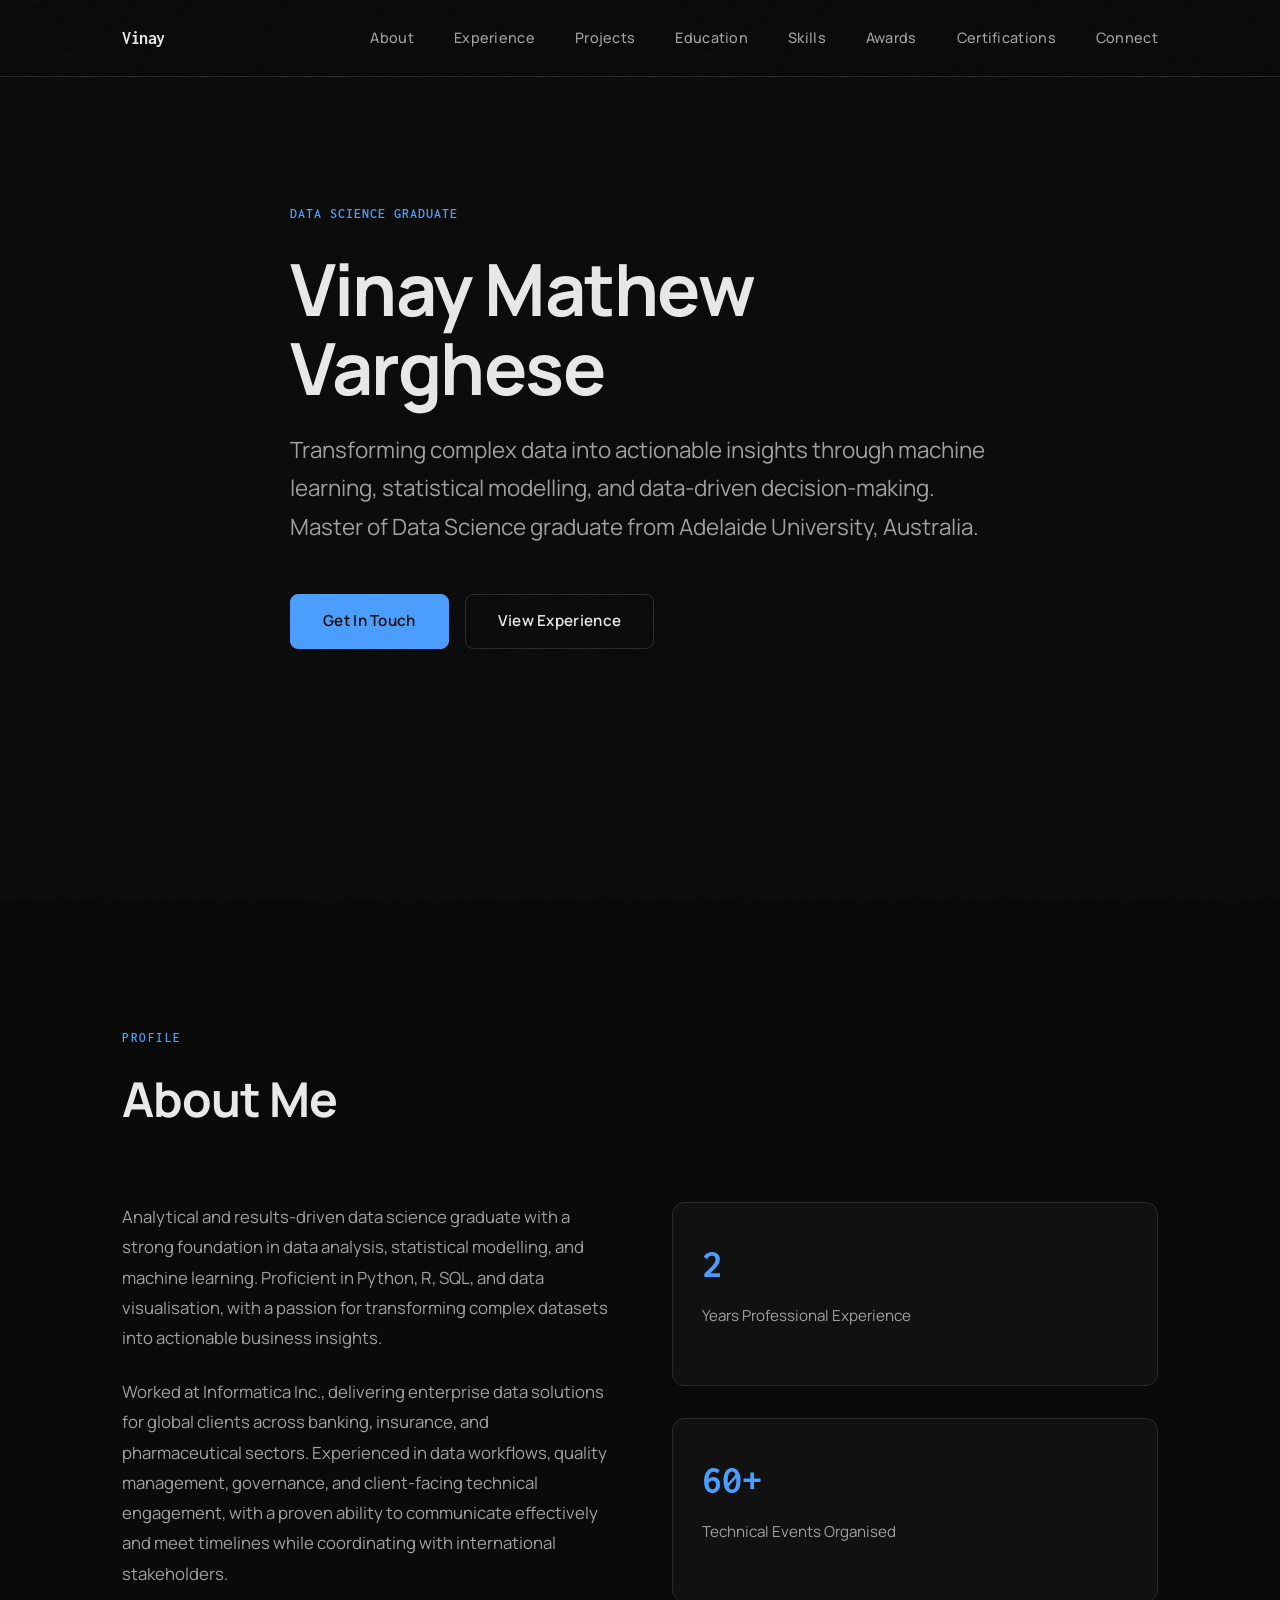
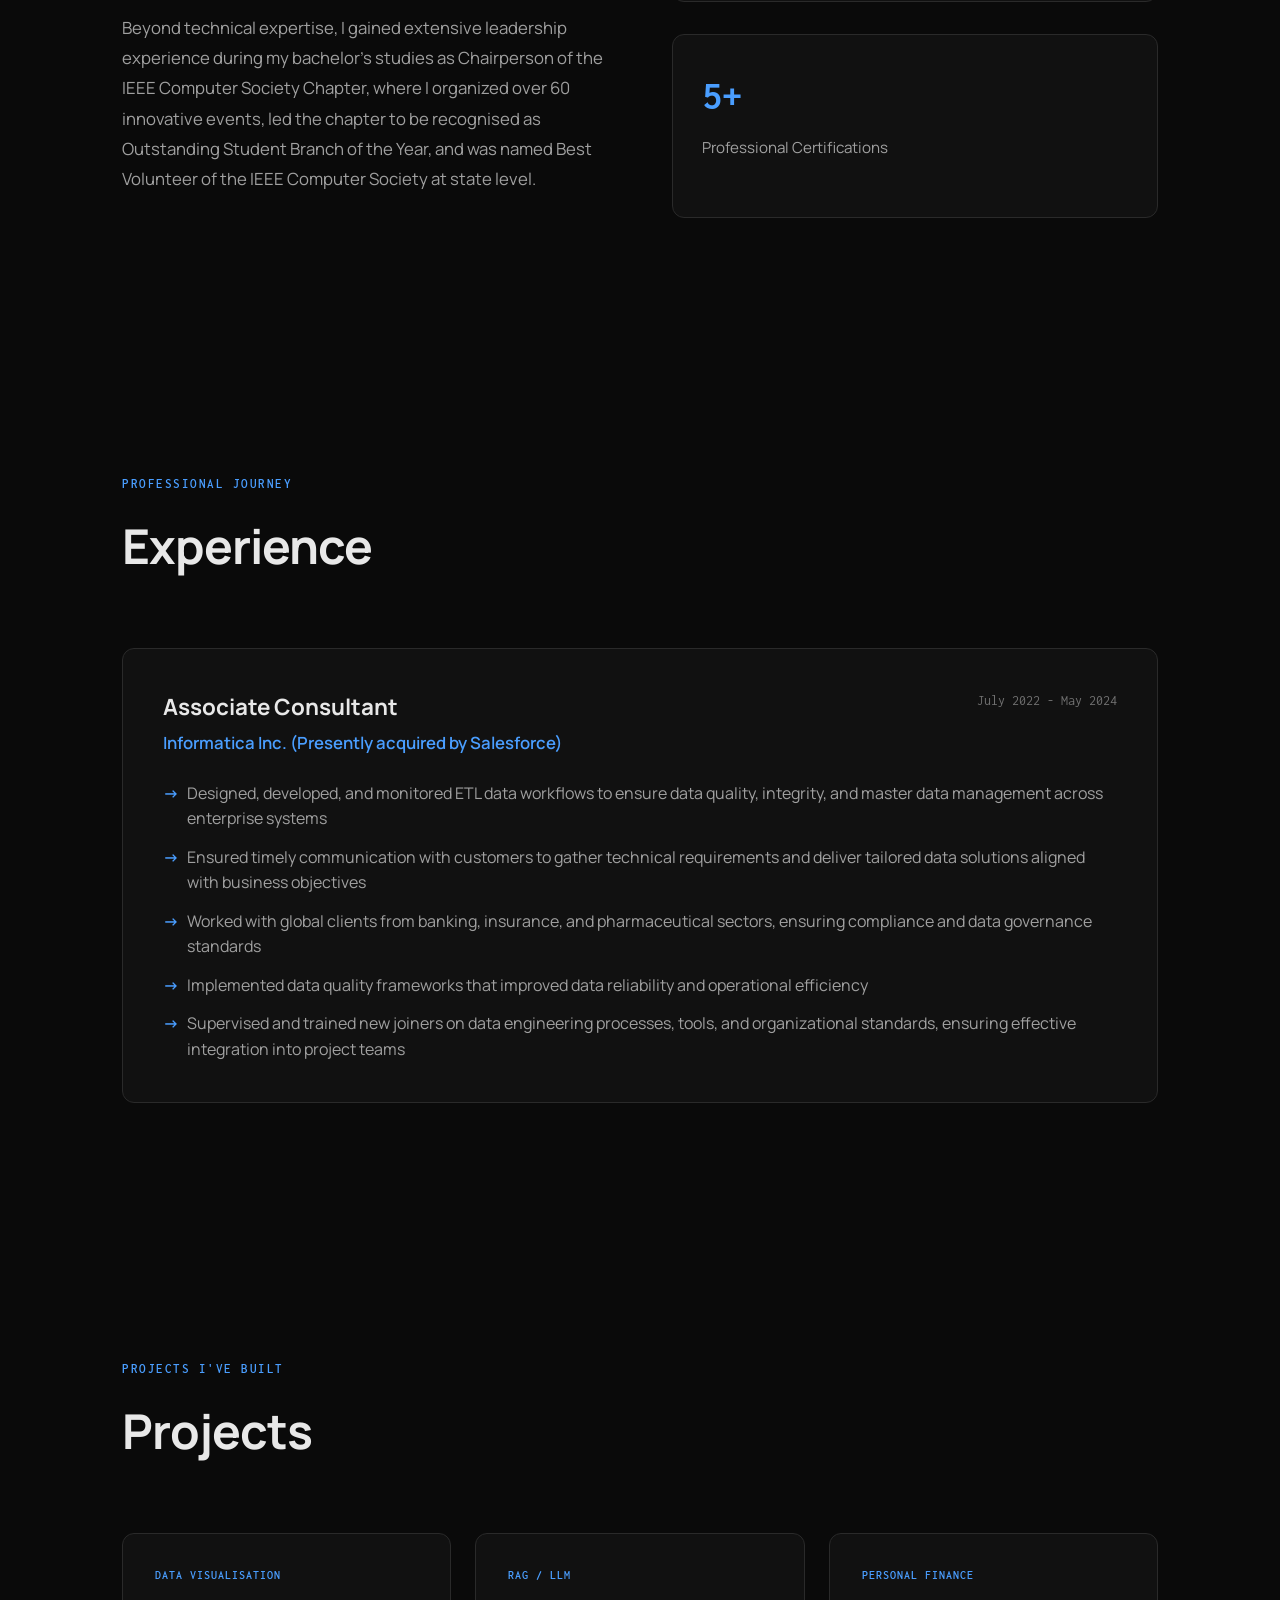
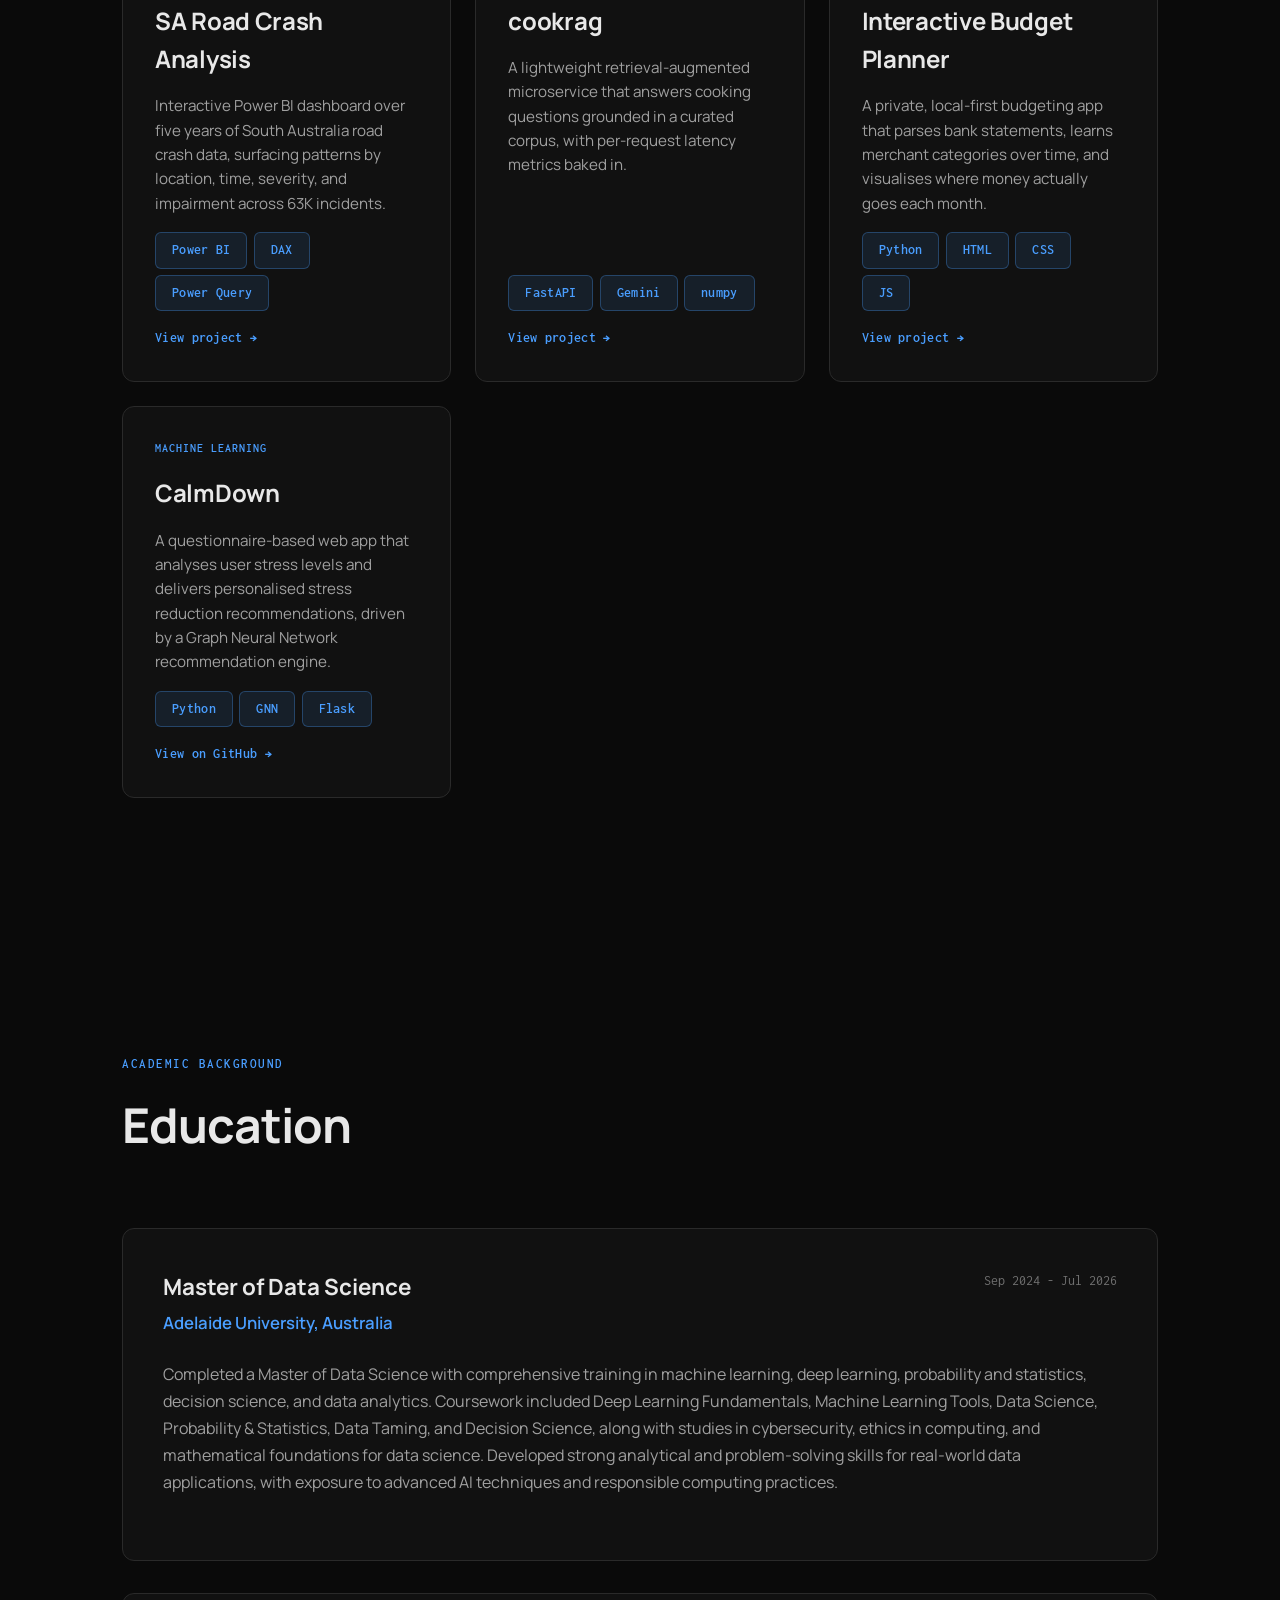
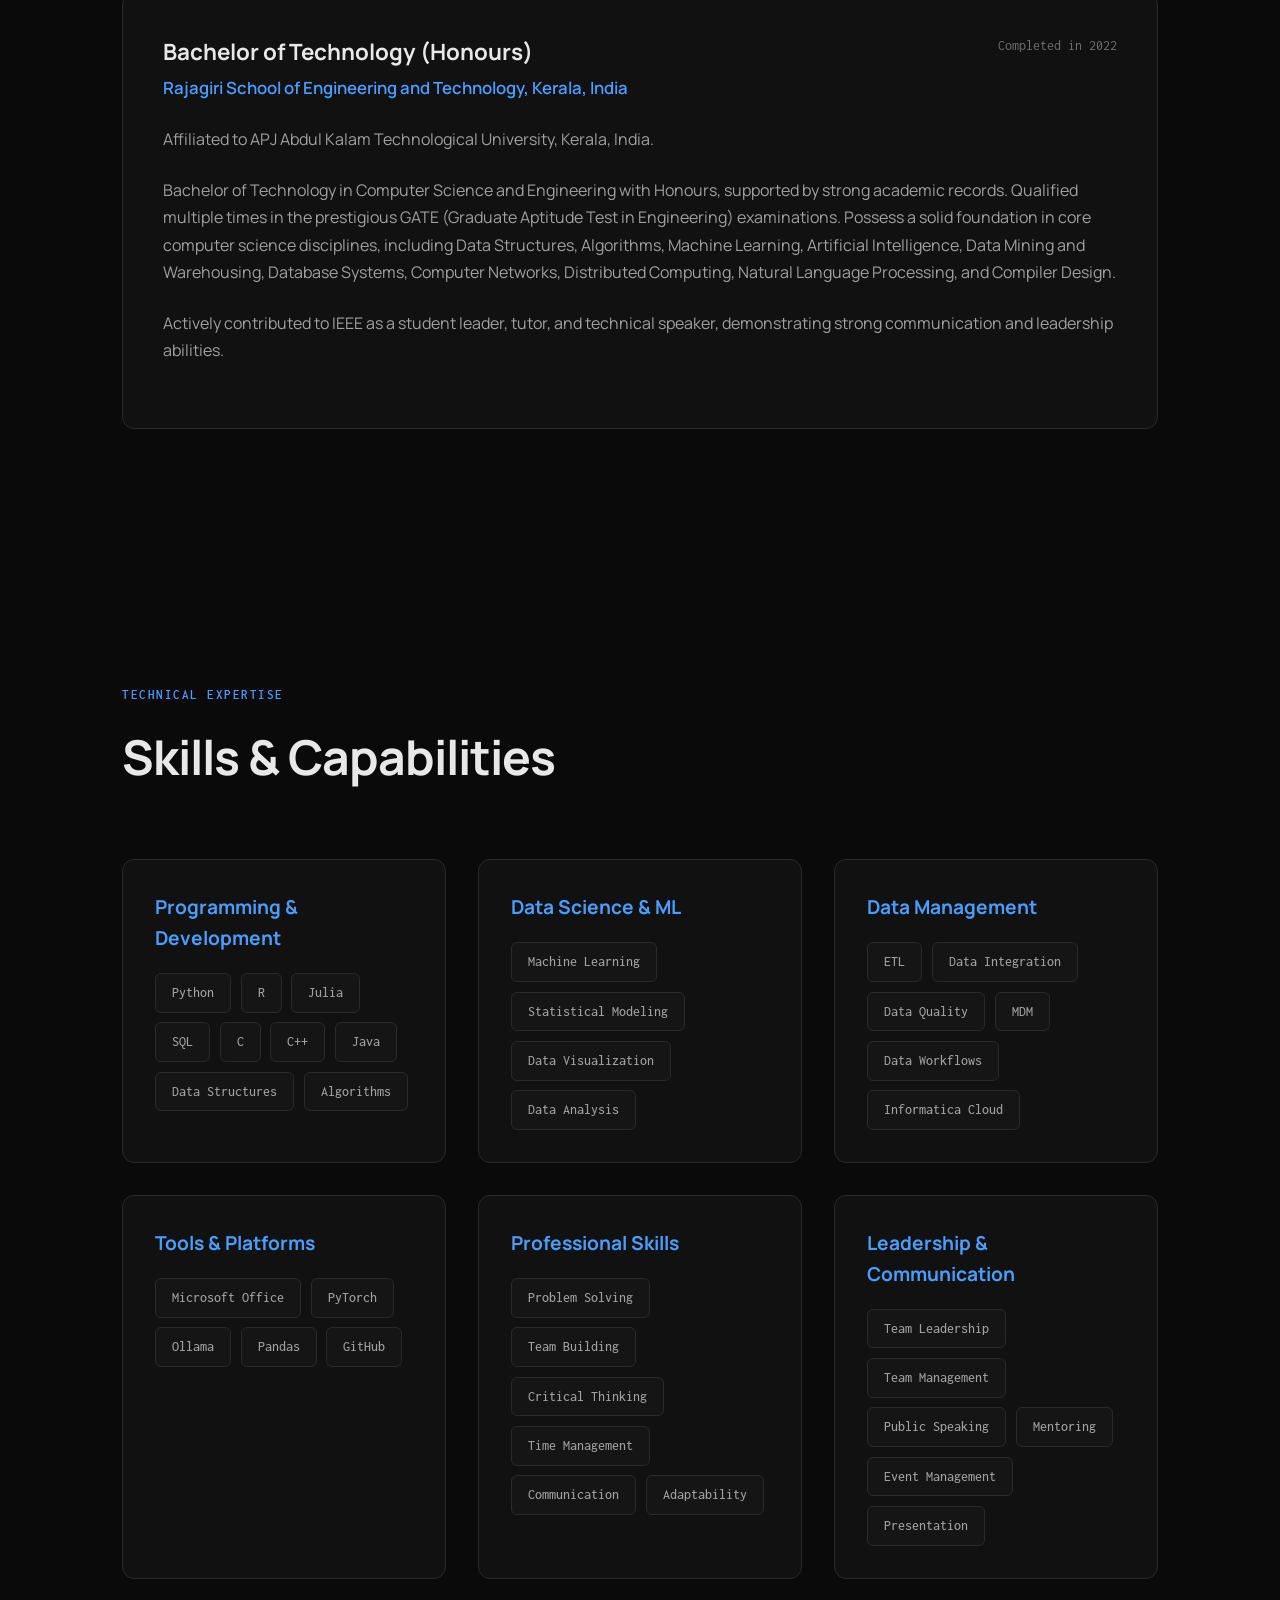
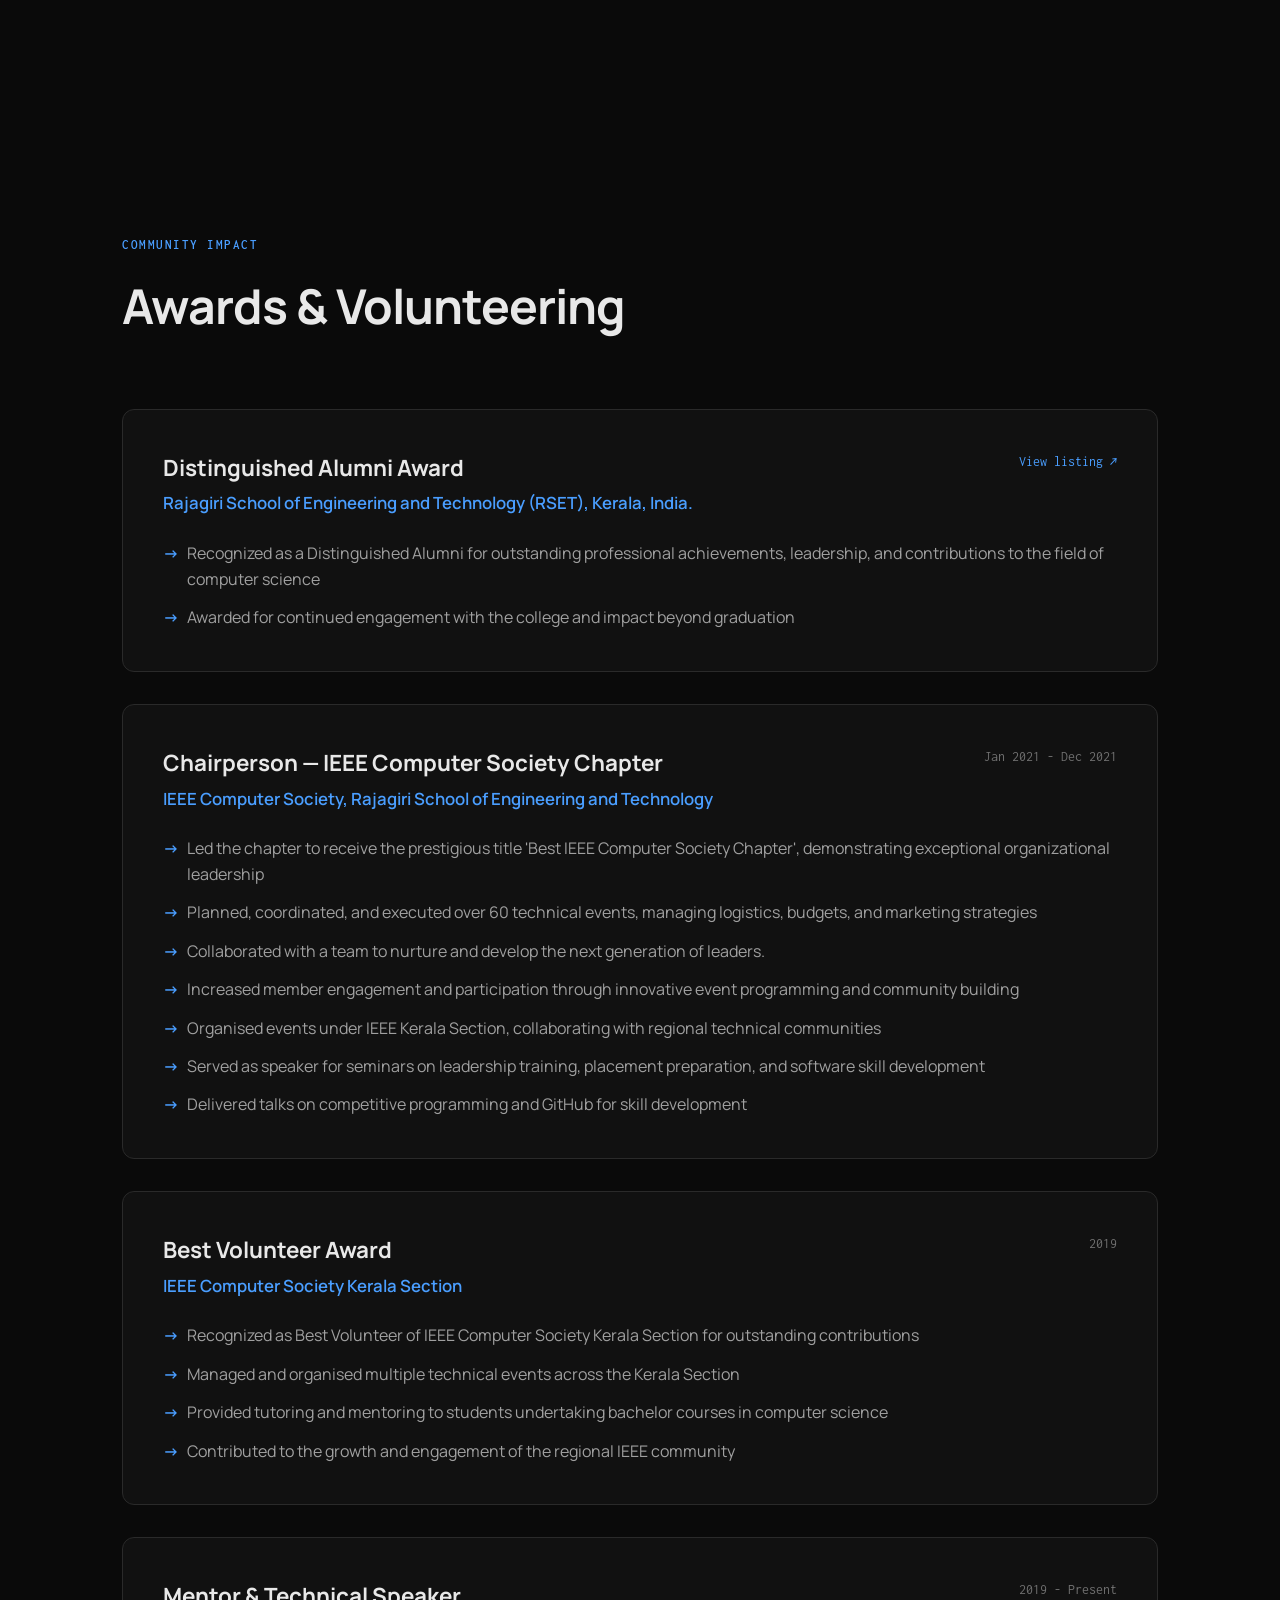
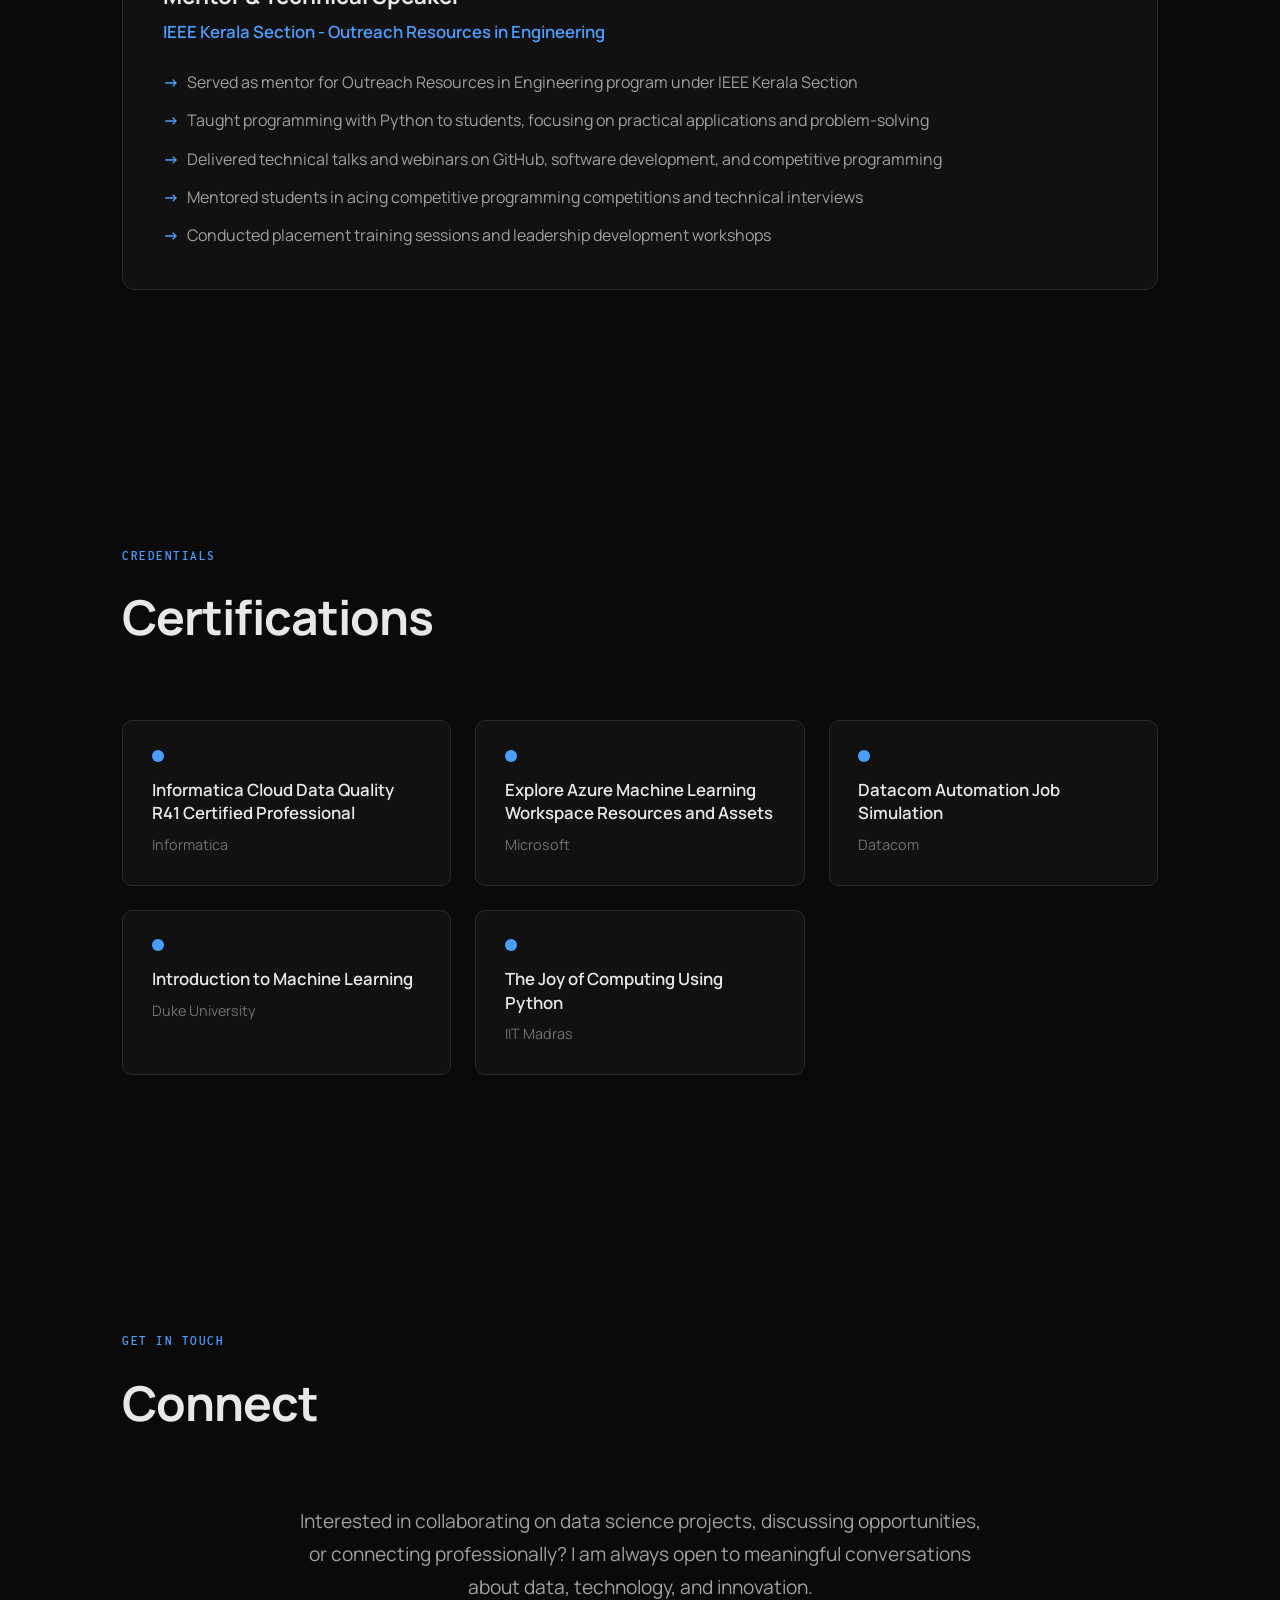
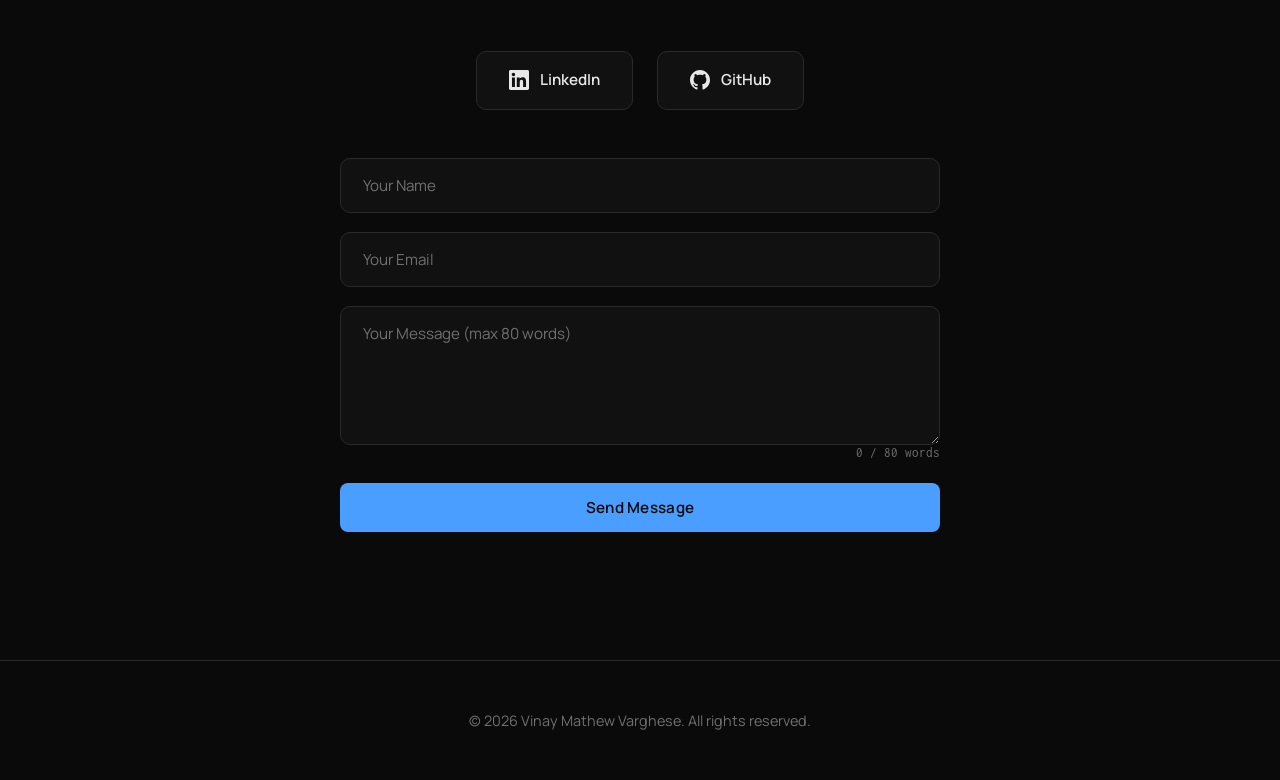
<file: index.html>
<!DOCTYPE html>
<html lang="en">
<head>
    <meta charset="UTF-8">
    <meta name="viewport" content="width=device-width, initial-scale=1.0">
    <title>Vinay Mathew Varghese | Data Science Graduate & Data Professional</title>
    <link rel="preconnect" href="https://fonts.googleapis.com">
    <link rel="preconnect" href="https://fonts.gstatic.com" crossorigin>
    <link href="https://fonts.googleapis.com/css2?family=Inconsolata:wght@400;600;700&family=Manrope:wght@300;400;500;600;700&display=swap" rel="stylesheet">
    <link rel="stylesheet" href="styles.css">
</head>
<body>
    <div class="grain-overlay"></div>

    <!-- Navigation -->
    <nav>
        <div class="container">
            <div class="logo">Vinay</div>
            <ul class="nav-links">
                <li><a href="#about">About</a></li>
                <li><a href="#experience">Experience</a></li>
                <li><a href="#projects">Projects</a></li>
                <li><a href="#education">Education</a></li>
                <li><a href="#skills">Skills</a></li>
                <li><a href="#awards">Awards</a></li>
                <li><a href="#certifications">Certifications</a></li>
                <li><a href="#connect">Connect</a></li>
            </ul>
        </div>
    </nav>

    <!-- Hero Section -->
    <section class="hero">
        <div class="container">
            <div class="hero-content">
                <div class="hero-label">Data Science Graduate</div>
                <h1>Vinay Mathew<br>Varghese</h1>
                <p class="hero-subtitle">Transforming complex data into actionable insights through machine learning, statistical modelling, and data-driven decision-making. <br> Master of Data Science graduate from Adelaide University, Australia.</p>
                <div class="cta-buttons">
                    <a href="#connect" class="btn btn-primary">Get In Touch</a>
                    <a href="#experience" class="btn btn-secondary">View Experience</a>
                </div>
            </div>
        </div>
    </section>

    <!-- About Section -->
    <section id="about">
        <div class="container">
            <div class="section-header reveal">
                <div class="section-label">Profile</div>
                <h2>About Me</h2>
            </div>
            <div class="about-content">
                <div class="about-text reveal">
                    <p>Analytical and results-driven data science graduate with a strong foundation in data analysis, statistical modelling, and machine learning. Proficient in Python, R, SQL, and data visualisation, with a passion for transforming complex datasets into actionable business insights.</p>
                    <p>Worked at Informatica Inc., delivering enterprise data solutions for global clients across banking, insurance, and pharmaceutical sectors. Experienced in data workflows, quality management, governance, and client-facing technical engagement, with a proven ability to communicate effectively and meet timelines while coordinating with international stakeholders.</p>
                    <p>Beyond technical expertise, I gained extensive leadership experience during my bachelor’s studies as Chairperson of the IEEE Computer Society Chapter, where I organized over 60 innovative events, led the chapter to be recognised as Outstanding Student Branch of the Year, and was named Best Volunteer of the IEEE Computer Society at state level.</p>
                </div>
                <div class="stats reveal">
                    <div class="stat-card">
                        <div class="stat-number">2</div>
                        <div class="stat-label">Years Professional Experience</div>
                    </div>
                    <div class="stat-card">
                        <div class="stat-number">60+</div>
                        <div class="stat-label">Technical Events Organised</div>
                    </div>
                    <div class="stat-card">
                        <div class="stat-number">5+</div>
                        <div class="stat-label">Professional Certifications</div>
                    </div>
                </div>
            </div>
        </div>
    </section>

    <!-- Experience Section -->
    <section id="experience">
        <div class="container">
            <div class="section-header reveal">
                <div class="section-label">Professional Journey</div>
                <h2>Experience</h2>
            </div>
            <div class="experience-grid">
                <div class="experience-card reveal">
                    <div class="experience-header">
                        <div>
                            <div class="experience-title">Associate Consultant</div>
                            <div class="experience-company">Informatica Inc. (Presently acquired by Salesforce)</div>
                        </div>
                        <div class="experience-date">July 2022 - May 2024</div>
                    </div>
                    <ul class="experience-points">
                        <li>Designed, developed, and monitored ETL data workflows to ensure data quality, integrity, and master data management across enterprise systems</li>
                        <li>Ensured timely communication with customers to gather technical requirements and deliver tailored data solutions aligned with business objectives</li>
                        <li>Worked with global clients from banking, insurance, and pharmaceutical sectors, ensuring compliance and data governance standards</li>
                        <li>Implemented data quality frameworks that improved data reliability and operational efficiency</li>
                        <li>Supervised and trained new joiners on data engineering processes, tools, and organizational standards, ensuring effective integration into project teams</li>
                    </ul>
                </div>
            </div>
        </div>
    </section>

    <!-- Projects Section -->
    <section id="projects">
        <div class="container">
            <div class="section-header reveal">
                <div class="section-label">Projects I've built</div>
                <h2>Projects</h2>
            </div>
            <div class="projects-grid">
                <a href="projects/crash-analysis.html" class="project-card reveal">
                    <div class="project-card-label">Data Visualisation</div>
                    <h3 class="project-card-title">SA Road Crash Analysis</h3>
                    <p class="project-card-desc">Interactive Power BI dashboard over five years of South Australia road crash data, surfacing patterns by location, time, severity, and impairment across 63K incidents.</p>
                    <div class="project-card-tags">
                        <span class="stack-tag backend">Power BI</span>
                        <span class="stack-tag backend">DAX</span>
                        <span class="stack-tag backend">Power Query</span>
                    </div>
                    <span class="project-card-cta">View project →</span>
                </a>

                <a href="projects/cookrag.html" class="project-card reveal">
                    <div class="project-card-label">RAG / LLM</div>
                    <h3 class="project-card-title">cookrag</h3>
                    <p class="project-card-desc">A lightweight retrieval-augmented microservice that answers cooking questions grounded in a curated corpus, with per-request latency metrics baked in.</p>
                    <div class="project-card-tags">
                        <span class="stack-tag backend">FastAPI</span>
                        <span class="stack-tag backend">Gemini</span>
                        <span class="stack-tag backend">numpy</span>
                    </div>
                    <span class="project-card-cta">View project →</span>
                </a>

                <a href="projects/budget-planner.html" class="project-card reveal">
                    <div class="project-card-label">Personal Finance</div>
                    <h3 class="project-card-title">Interactive Budget Planner</h3>
                    <p class="project-card-desc">A private, local-first budgeting app that parses bank statements, learns merchant categories over time, and visualises where money actually goes each month.</p>
                    <div class="project-card-tags">
                        <span class="stack-tag backend">Python</span>
                        <span class="stack-tag backend">HTML</span>
                        <span class="stack-tag backend">CSS</span>
                        <span class="stack-tag backend">JS</span>
                    </div>
                    <span class="project-card-cta">View project →</span>
                </a>

                <a href="https://github.com/VinayMV/Stress-Reduction-Recommendation-System" target="_blank" class="project-card reveal">
                    <div class="project-card-label">Machine Learning</div>
                    <h3 class="project-card-title">CalmDown</h3>
                    <p class="project-card-desc">A questionnaire-based web app that analyses user stress levels and delivers personalised stress reduction recommendations, driven by a Graph Neural Network recommendation engine.</p>
                    <div class="project-card-tags">
                        <span class="stack-tag backend">Python</span>
                        <span class="stack-tag backend">GNN</span>
                        <span class="stack-tag backend">Flask</span>
                    </div>
                    <span class="project-card-cta">View on GitHub →</span>
                </a>
            </div>
        </div>
    </section>

    <!-- Education Section -->
    <section id="education">
        <div class="container">
            <div class="section-header reveal">
                <div class="section-label">Academic Background</div>
                <h2>Education</h2>
            </div>
            <div class="experience-grid">
                <div class="experience-card reveal">
                    <div class="experience-header">
                        <div>
                            <div class="experience-title">Master of Data Science</div>
                            <div class="experience-company">Adelaide University, Australia</div>
                        </div>
                        <div class="experience-date">Sep 2024 - Jul 2026</div>
                    </div>
                        <p class="experience-description">Completed a Master of Data Science with comprehensive training in machine learning, deep learning, probability and statistics, decision science, and data analytics. Coursework included Deep Learning Fundamentals, Machine Learning Tools, Data Science, Probability & Statistics, Data Taming, and Decision Science, along with studies in cybersecurity, ethics in computing, and mathematical foundations for data science. Developed strong analytical and problem-solving skills for real-world data applications, with exposure to advanced AI techniques and responsible computing practices.</p>
                    </div>

                <div class="experience-card reveal">
                    <div class="experience-header">
                        <div>
                            <div class="experience-title">Bachelor of Technology (Honours)</div>
                            <div class="experience-company">Rajagiri School of Engineering and Technology, Kerala, India</div>
                        </div>
                        <div class="experience-date">Completed in 2022</div>
                    </div>
                        <p class="experience-description">Affiliated to APJ Abdul Kalam Technological University, Kerala, India.</p>
                        <p class="experience-description">Bachelor of Technology in Computer Science and Engineering with Honours, supported by strong academic records. Qualified multiple times in the prestigious GATE (Graduate Aptitude Test in Engineering) examinations. Possess a solid foundation in core computer science disciplines, including Data Structures, Algorithms, Machine Learning, Artificial Intelligence, Data Mining and Warehousing, Database Systems, Computer Networks, Distributed Computing, Natural Language Processing, and Compiler Design.</p>
                        <p class="experience-description">Actively contributed to IEEE as a student leader, tutor, and technical speaker, demonstrating strong communication and leadership abilities. </p>            
                </div>
        </div>
    </section>

    <!-- Skills Section -->
    <section id="skills">
        <div class="container">
            <div class="section-header reveal">
                <div class="section-label">Technical Expertise</div>
                <h2>Skills & Capabilities</h2>
            </div>
            <div class="skills-grid">
                <div class="skill-category reveal">
                    <h3>Programming & Development</h3>
                    <div class="skill-tags">
                        <span class="skill-tag">Python</span>
                        <span class="skill-tag">R</span>
                        <span class="skill-tag">Julia</span>
                        <span class="skill-tag">SQL</span>
                        <span class="skill-tag">C</span>
                        <span class="skill-tag">C++</span>
                        <span class="skill-tag">Java</span>
                        <span class="skill-tag">Data Structures</span>
                        <span class="skill-tag">Algorithms</span>
                    </div>
                </div>

                <div class="skill-category reveal">
                    <h3>Data Science & ML</h3>
                    <div class="skill-tags">
                        <span class="skill-tag">Machine Learning</span>
                        <span class="skill-tag">Statistical Modeling</span>
                        <span class="skill-tag">Data Visualization</span>
                        <span class="skill-tag">Data Analysis</span>
                    </div>
                </div>

                <div class="skill-category reveal">
                    <h3>Data Management</h3>
                    <div class="skill-tags">
                        <span class="skill-tag">ETL</span>
                        <span class="skill-tag">Data Integration</span>
                        <span class="skill-tag">Data Quality</span>
                        <span class="skill-tag">MDM</span>
                        <span class="skill-tag">Data Workflows</span>
                        <span class="skill-tag">Informatica Cloud</span>
                    </div>
                </div>

                <div class="skill-category reveal">
                    <h3>Tools & Platforms</h3>
                    <div class="skill-tags">
                        <span class="skill-tag">Microsoft Office</span>
                        <span class="skill-tag">PyTorch</span>
                        <span class="skill-tag">Ollama</span>
                        <span class="skill-tag">Pandas</span>
                        <span class="skill-tag">GitHub</span>
                    </div>
                </div>

                <div class="skill-category reveal">
                    <h3>Professional Skills</h3>
                    <div class="skill-tags">
                        <span class="skill-tag">Problem Solving</span>
                        <span class="skill-tag">Team Building</span>
                        <span class="skill-tag">Critical Thinking</span>
                        <span class="skill-tag">Time Management</span>
                        <span class="skill-tag">Communication</span>
                        <span class="skill-tag">Adaptability</span>
                    </div>
                </div>

                <div class="skill-category reveal">
                    <h3>Leadership & Communication</h3>
                    <div class="skill-tags">
                        <span class="skill-tag">Team Leadership</span>
                        <span class="skill-tag">Team Management</span>
                        <span class="skill-tag">Public Speaking</span>
                        <span class="skill-tag">Mentoring</span>
                        <span class="skill-tag">Event Management</span>
                        <span class="skill-tag">Presentation</span>
                    </div>
                </div>
            </div>
        </div>
    </section>

    <!-- Awards & Volunteering Section -->
    <section id="awards">
        <div class="container">
            <div class="section-header reveal">
                <div class="section-label">Community Impact</div>
                <h2>Awards & Volunteering</h2>
            </div>
            
            <div class="experience-grid">
                <div class="experience-card reveal">
                    <div class="experience-header">
                        <div>
                            <div class="experience-title">Distinguished Alumni Award</div>
                            <div class="experience-company">
                                Rajagiri School of Engineering and Technology (RSET), Kerala, India.
                            </div>
                        </div>
                        <a href="https://www.rajagiritech.ac.in/home/cse/alumni.asp#:~:text=Mr.Vinay%20Mathew%20Varghese" target="_blank" rel="noopener" class="external-link">View listing ↗</a>
                    </div>
                    <ul class="experience-points">
                        <li>Recognized as a Distinguished Alumni for outstanding professional achievements, leadership, and contributions to the field of computer science</li>
                        <li>Awarded for continued engagement with the college and impact beyond graduation</li>
                    </ul>
                </div>
                <div class="experience-card reveal">
                    <div class="experience-header">
                        <div>
                            <div class="experience-title">Chairperson — IEEE Computer Society Chapter</div>
                            <div class="experience-company">IEEE Computer Society, Rajagiri School of Engineering and Technology</div>
                        </div>
                        <div class="experience-date">Jan 2021 - Dec 2021</div>
                    </div>
                    <ul class="experience-points">
                        <li>Led the chapter to receive the prestigious title 'Best IEEE Computer Society Chapter', demonstrating exceptional organizational leadership</li>
                        <li>Planned, coordinated, and executed over 60 technical events, managing logistics, budgets, and marketing strategies</li>
                        <li>Collaborated with a team to nurture and develop the next generation of leaders.</li>
                        <li>Increased member engagement and participation through innovative event programming and community building</li>
                        <li>Organised events under IEEE Kerala Section, collaborating with regional technical communities</li>
                        <li>Served as speaker for seminars on leadership training, placement preparation, and software skill development</li>
                        <li>Delivered talks on competitive programming and GitHub for skill development</li>
                    </ul>
                </div>

                <div class="experience-card reveal">
                    <div class="experience-header">
                        <div>
                            <div class="experience-title">Best Volunteer Award</div>
                            <div class="experience-company">IEEE Computer Society Kerala Section</div>
                        </div>
                        <div class="experience-date">2019</div>
                    </div>
                    <ul class="experience-points">
                        <li>Recognized as Best Volunteer of IEEE Computer Society Kerala Section for outstanding contributions</li>
                        <li>Managed and organised multiple technical events across the Kerala Section</li>
                        <li>Provided tutoring and mentoring to students undertaking bachelor courses in computer science</li>
                        <li>Contributed to the growth and engagement of the regional IEEE community</li>
                    </ul>
                </div>

                <div class="experience-card reveal">
                    <div class="experience-header">
                        <div>
                            <div class="experience-title">Mentor & Technical Speaker</div>
                            <div class="experience-company">IEEE Kerala Section - Outreach Resources in Engineering</div>
                        </div>
                        <div class="experience-date">2019 - Present</div>
                    </div>
                    <ul class="experience-points">
                        <li>Served as mentor for Outreach Resources in Engineering program under IEEE Kerala Section</li>
                        <li>Taught programming with Python to students, focusing on practical applications and problem-solving</li>
                        <li>Delivered technical talks and webinars on GitHub, software development, and competitive programming</li>
                        <li>Mentored students in acing competitive programming competitions and technical interviews</li>
                        <li>Conducted placement training sessions and leadership development workshops</li>
                    </ul>
                </div>
            </div>
        </div>
    </section>

    <!-- Certifications Section -->
    <section id="certifications">
        <div class="container">
            <div class="section-header reveal">
                <div class="section-label">Credentials</div>
                <h2>Certifications</h2>
            </div>
            <div class="cert-grid">
                <div class="cert-card reveal">
                    <div class="cert-icon"></div>
                    <div class="cert-name">Informatica Cloud Data Quality R41 Certified Professional</div>
                    <div class="cert-issuer">Informatica</div>
                </div>

                <div class="cert-card reveal">
                    <div class="cert-icon"></div>
                    <div class="cert-name">Explore Azure Machine Learning Workspace Resources and Assets</div>
                    <div class="cert-issuer">Microsoft</div>
                </div>

                <div class="cert-card reveal">
                    <div class="cert-icon"></div>
                    <div class="cert-name">Datacom Automation Job Simulation</div>
                    <div class="cert-issuer">Datacom</div>
                </div>

                <div class="cert-card reveal">
                    <div class="cert-icon"></div>
                    <div class="cert-name">Introduction to Machine Learning</div>
                    <div class="cert-issuer">Duke University</div>
                </div>

                <div class="cert-card reveal">
                    <div class="cert-icon"></div>
                    <div class="cert-name">The Joy of Computing Using Python</div>
                    <div class="cert-issuer">IIT Madras</div>
                </div>
            </div>
        </div>
    </section>

    <!-- Connect Section -->
    <section id="connect">
        <div class="container">
            <div class="section-header reveal">
                <div class="section-label">Get In Touch</div>
                <h2>Connect</h2>
            </div>
            <div class="contact-content">
                <p class="contact-text reveal">
                    Interested in collaborating on data science projects, discussing opportunities, or connecting professionally? I am always open to meaningful conversations about data, technology, and innovation.
                </p>
                <div class="contact-links reveal">
                    <a href="https://www.linkedin.com/in/vinay-mathew-varghese/" target="_blank" class="contact-link">
                        <svg fill="currentColor" viewBox="0 0 24 24">
                            <path d="M20.447 20.452h-3.554v-5.569c0-1.328-.027-3.037-1.852-3.037-1.853 0-2.136 1.445-2.136 2.939v5.667H9.351V9h3.414v1.561h.046c.477-.9 1.637-1.85 3.37-1.85 3.601 0 4.267 2.37 4.267 5.455v6.286zM5.337 7.433c-1.144 0-2.063-.926-2.063-2.065 0-1.138.92-2.063 2.063-2.063 1.14 0 2.064.925 2.064 2.063 0 1.139-.925 2.065-2.064 2.065zm1.782 13.019H3.555V9h3.564v11.452zM22.225 0H1.771C.792 0 0 .774 0 1.729v20.542C0 23.227.792 24 1.771 24h20.451C23.2 24 24 23.227 24 22.271V1.729C24 .774 23.2 0 22.222 0h.003z"/>
                        </svg>
                        LinkedIn
                    </a>
                    <a href="https://github.com/VinayMV" target="_blank" class="contact-link">
                        <svg fill="currentColor" viewBox="0 0 24 24">
                            <path d="M12 0c-6.626 0-12 5.373-12 12 0 5.302 3.438 9.8 8.207 11.387.599.111.793-.261.793-.577v-2.234c-3.338.726-4.033-1.416-4.033-1.416-.546-1.387-1.333-1.756-1.333-1.756-1.089-.745.083-.729.083-.729 1.205.084 1.839 1.237 1.839 1.237 1.07 1.834 2.807 1.304 3.492.997.107-.775.418-1.305.762-1.604-2.665-.305-5.467-1.334-5.467-5.931 0-1.311.469-2.381 1.236-3.221-.124-.303-.535-1.524.117-3.176 0 0 1.008-.322 3.301 1.23.957-.266 1.983-.399 3.003-.404 1.02.005 2.047.138 3.006.404 2.291-1.552 3.297-1.23 3.297-1.23.653 1.653.242 2.874.118 3.176.77.84 1.235 1.911 1.235 3.221 0 4.609-2.807 5.624-5.479 5.921.43.372.823 1.102.823 2.222v3.293c0 .319.192.694.801.576 4.765-1.589 8.199-6.086 8.199-11.386 0-6.627-5.373-12-12-12z"/>
                        </svg>
                        GitHub
                    </a>
                </div>

                <form class="contact-form reveal" action="https://formspree.io/f/xkovbpgq" method="POST">
                    <div class="form-group">
                        <input type="text" name="name" placeholder="Your Name" required>
                    </div>
                    <div class="form-group">
                        <input type="email" name="email" placeholder="Your Email" required>
                    </div>
                    <div class="form-group">
                        <textarea name="message" placeholder="Your Message (max 80 words)" rows="5" required oninput="limitWordsAndChars(this, 80, 500)" maxlength="500"></textarea>
                        <small class="word-count">0 / 80 words</small>
                    </div>
                    <button type="submit" class="btn btn-primary">Send Message</button>
                </form>
            </div>
        </div>
    </section>

    <!-- Footer -->
    <footer>
        <div class="container">
            <p>&copy; 2026 Vinay Mathew Varghese. All rights reserved.</p>
        </div>
    </footer> 


    <script src="script.js"></script>
</body>
</html>
</file>
<file: styles.css>
* {
    margin: 0;
    padding: 0;
    box-sizing: border-box;
}

:root {
    --bg-primary: #0a0a0a;
    --bg-secondary: #111111;
    --bg-tertiary: #1a1a1a;
    --text-primary: #e8e8e8;
    --text-secondary: #a0a0a0;
    --text-tertiary: #707070;
    --accent: #4a9eff;
    --accent-dim: #2d5f9e;
    --border: #2a2a2a;
    --code-bg: #151515;
}

html {
    scroll-behavior: smooth;
}

body {
    font-family: 'Manrope', -apple-system, BlinkMacSystemFont, sans-serif;
    background: var(--bg-primary);
    color: var(--text-primary);
    line-height: 1.6;
    overflow-x: hidden;
}

.grain-overlay {
    position: fixed;
    top: 0;
    left: 0;
    width: 100%;
    height: 100%;
    pointer-events: none;
    z-index: 9999;
    opacity: 0.03;
    background-image: url("data:image/svg+xml,%3Csvg viewBox='0 0 400 400' xmlns='http://www.w3.org/2000/svg'%3E%3Cfilter id='noiseFilter'%3E%3CfeTurbulence type='fractalNoise' baseFrequency='0.9' numOctaves='4' stitchTiles='stitch'/%3E%3C/filter%3E%3Crect width='100%25' height='100%25' filter='url(%23noiseFilter)'/%3E%3C/svg%3E");
}

.container {
    max-width: 1100px;
    margin: 0 auto;
    padding: 0 2rem;
}

/* Navigation */
nav {
    position: fixed;
    top: 0;
    left: 0;
    right: 0;
    background: rgba(10, 10, 10, 0.8);
    backdrop-filter: blur(20px);
    -webkit-backdrop-filter: blur(20px);
    border-bottom: 1px solid var(--border);
    z-index: 1000;
    padding: 1.5rem 0;
    animation: slideDown 0.6s ease-out;
}

@keyframes slideDown {
    from {
        transform: translateY(-100%);
        opacity: 0;
    }
    to {
        transform: translateY(0);
        opacity: 1;
    }
}

nav .container {
    display: flex;
    justify-content: space-between;
    align-items: center;
}

.logo {
    font-family: 'Inconsolata', monospace;
    font-size: 1.1rem;
    font-weight: 700;
    letter-spacing: -0.5px;
    color: var(--text-primary);
}

.nav-links {
    display: flex;
    gap: 2.5rem;
    list-style: none;
}

.nav-links a {
    color: var(--text-secondary);
    text-decoration: none;
    font-size: 0.9rem;
    font-weight: 500;
    transition: color 0.3s ease;
    letter-spacing: 0.3px;
}

.nav-links a:hover {
    color: var(--accent);
}

/* Hero Section */
.hero {
    min-height: 100vh;
    display: flex;
    align-items: center;
    padding-top: 80px;
    position: relative;
}

.hero-content {
    animation: fadeInUp 0.8s ease-out 0.2s both;
}

@keyframes fadeInUp {
    from {
        opacity: 0;
        transform: translateY(30px);
    }
    to {
        opacity: 1;
        transform: translateY(0);
    }
}

.hero-label {
    font-family: 'Inconsolata', monospace;
    font-size: 0.85rem;
    color: var(--accent);
    letter-spacing: 1px;
    margin-bottom: 1.5rem;
    text-transform: uppercase;
    font-weight: 600;
}

h1 {
    font-size: clamp(2.5rem, 6vw, 4.5rem);
    font-weight: 700;
    line-height: 1.1;
    margin-bottom: 1.5rem;
    letter-spacing: -1.5px;
}

.hero-subtitle {
    font-size: clamp(1.1rem, 2vw, 1.4rem);
    color: var(--text-secondary);
    max-width: 700px;
    margin-bottom: 3rem;
    font-weight: 400;
    line-height: 1.7;
}

.cta-buttons {
    display: flex;
    gap: 1rem;
    flex-wrap: wrap;
}

.btn {
    padding: 0.9rem 2rem;
    border-radius: 8px;
    text-decoration: none;
    font-weight: 600;
    font-size: 0.95rem;
    transition: all 0.3s ease;
    display: inline-block;
    letter-spacing: 0.3px;
}

.btn-primary {
    background: var(--accent);
    color: var(--bg-primary);
    border: 1px solid var(--accent);
}

.btn-primary:hover {
    background: transparent;
    color: var(--accent);
    transform: translateY(-2px);
}

.btn-secondary {
    background: transparent;
    color: var(--text-primary);
    border: 1px solid var(--border);
}

.btn-secondary:hover {
    border-color: var(--accent);
    color: var(--accent);
    transform: translateY(-2px);
}

/* Section Styling */
section {
    padding: 8rem 0;
    position: relative;
}

.section-header {
    margin-bottom: 4rem;
    animation: fadeInUp 0.8s ease-out both;
}

.section-label {
    font-family: 'Inconsolata', monospace;
    font-size: 0.8rem;
    color: var(--accent);
    letter-spacing: 1.5px;
    margin-bottom: 0.8rem;
    text-transform: uppercase;
    font-weight: 600;
}

h2 {
    font-size: clamp(2rem, 4vw, 3rem);
    font-weight: 700;
    letter-spacing: -1px;
    margin-bottom: 1rem;
}

.section-description {
    color: var(--text-secondary);
    max-width: 700px;
    font-size: 1.05rem;
    line-height: 1.7;
}

/* About Section */
.about-content {
    display: grid;
    grid-template-columns: 1fr 1fr;
    gap: 4rem;
    animation: fadeInUp 0.8s ease-out 0.2s both;
}

.about-text {
    color: var(--text-secondary);
    font-size: 1.05rem;
    line-height: 1.8;
}

.about-text p {
    margin-bottom: 1.5rem;
}

.stats {
    display: grid;
    gap: 2rem;
}

.stat-card {
    background: var(--bg-secondary);
    border: 1px solid var(--border);
    border-radius: 12px;
    padding: 1.8rem;
    transition: all 0.3s ease;
}

.stat-card:hover {
    border-color: var(--accent-dim);
    transform: translateX(5px);
}

.stat-number {
    font-family: 'Inconsolata', monospace;
    font-size: 2.5rem;
    font-weight: 700;
    color: var(--accent);
    margin-bottom: 0.5rem;
}

.stat-label {
    color: var(--text-secondary);
    font-size: 0.95rem;
}

/* Experience Section */
.experience-grid {
    display: grid;
    gap: 2rem;
    animation: fadeInUp 0.8s ease-out 0.2s both;
}

.experience-card {
    background: var(--bg-secondary);
    border: 1px solid var(--border);
    border-radius: 12px;
    padding: 2.5rem;
    transition: all 0.4s ease;
    position: relative;
    overflow: hidden;
}

.experience-card::before {
    content: '';
    position: absolute;
    top: 0;
    left: 0;
    width: 4px;
    height: 100%;
    background: var(--accent);
    transform: scaleY(0);
    transition: transform 0.4s ease;
    transform-origin: top;
}

.experience-card:hover::before {
    transform: scaleY(1);
}

.experience-card:hover {
    border-color: var(--accent-dim);
    transform: translateY(-5px);
}

.experience-header {
    display: flex;
    justify-content: space-between;
    align-items: start;
    margin-bottom: 1.5rem;
    flex-wrap: wrap;
    gap: 1rem;
}

.experience-title {
    font-size: 1.4rem;
    font-weight: 700;
    color: var(--text-primary);
    margin-bottom: 0.3rem;
}

.experience-company {
    font-size: 1.05rem;
    color: var(--accent);
    font-weight: 600;
}

.experience-date {
    font-family: 'Inconsolata', monospace;
    color: var(--text-tertiary);
    font-size: 0.9rem;
}

.experience-description {
    color: var(--text-secondary);
    line-height: 1.7;
    margin-bottom: 1.5rem;
}

.experience-points {
    list-style: none;
    display: grid;
    gap: 0.8rem;
}

.experience-points li {
    color: var(--text-secondary);
    padding-left: 1.5rem;
    position: relative;
    line-height: 1.6;
}

.experience-points li::before {
    content: '→';
    position: absolute;
    left: 0;
    color: var(--accent);
    font-weight: 700;
}

/* Skills Section */
.skills-grid {
    display: grid;
    grid-template-columns: repeat(auto-fit, minmax(280px, 1fr));
    gap: 2rem;
    animation: fadeInUp 0.8s ease-out 0.2s both;
}

.skill-category {
    background: var(--bg-secondary);
    border: 1px solid var(--border);
    border-radius: 12px;
    padding: 2rem;
    transition: all 0.3s ease;
}

.skill-category:hover {
    border-color: var(--accent-dim);
    transform: translateY(-5px);
}

.skill-category h3 {
    font-size: 1.2rem;
    color: var(--accent);
    margin-bottom: 1.2rem;
    font-weight: 700;
}

.skill-tags {
    display: flex;
    flex-wrap: wrap;
    gap: 0.6rem;
}

.skill-tag {
    background: var(--code-bg);
    border: 1px solid var(--border);
    padding: 0.5rem 1rem;
    border-radius: 6px;
    font-size: 0.85rem;
    color: var(--text-secondary);
    font-family: 'Inconsolata', monospace;
    font-weight: 500;
    transition: all 0.3s ease;
}

.skill-tag:hover {
    border-color: var(--accent);
    color: var(--accent);
}

/* Certifications */
.cert-grid {
    display: grid;
    grid-template-columns: repeat(auto-fill, minmax(300px, 1fr));
    gap: 1.5rem;
    animation: fadeInUp 0.8s ease-out 0.2s both;
}

.cert-card {
    background: var(--bg-secondary);
    border: 1px solid var(--border);
    border-radius: 10px;
    padding: 1.8rem;
    transition: all 0.3s ease;
    position: relative;
}

.cert-card:hover {
    border-color: var(--accent);
    transform: translateY(-3px);
}

.cert-icon {
    width: 12px;
    height: 12px;
    background: var(--accent);
    border-radius: 50%;
    margin-bottom: 1rem;
}

.cert-name {
    font-size: 1.05rem;
    font-weight: 600;
    color: var(--text-primary);
    margin-bottom: 0.5rem;
    line-height: 1.4;
}

.cert-issuer {
    color: var(--text-tertiary);
    font-size: 0.9rem;
}

/* Contact Section */
.contact-content {
    text-align: center;
    max-width: 700px;
    margin: 0 auto;
    animation: fadeInUp 0.8s ease-out 0.2s both;
}

.contact-text {
    font-size: 1.2rem;
    color: var(--text-secondary);
    margin-bottom: 3rem;
    line-height: 1.7;
}

.contact-links {
    display: flex;
    justify-content: center;
    gap: 1.5rem;
    flex-wrap: wrap;
    margin-bottom: 3rem;
}

.contact-link {
    display: flex;
    align-items: center;
    gap: 0.7rem;
    padding: 1rem 2rem;
    background: var(--bg-secondary);
    border: 1px solid var(--border);
    border-radius: 10px;
    color: var(--text-primary);
    text-decoration: none;
    font-weight: 600;
    transition: all 0.3s ease;
    font-size: 0.95rem;
}

.contact-link:hover {
    border-color: var(--accent);
    color: var(--accent);
    transform: translateY(-3px);
}

.contact-link svg {
    width: 20px;
    height: 20px;
}

.email-display {
    font-family: 'Inconsolata', monospace;
    font-size: 1.1rem;
    color: var(--accent);
    background: var(--code-bg);
    padding: 1rem 2rem;
    border-radius: 8px;
    border: 1px solid var(--border);
    display: inline-block;
}


.contact-form {
    margin-top: 3rem;
    width: 100%;
    max-width: 600px;
    margin-left: auto;
    margin-right: auto;
    display: grid;
    gap: 1.2rem;
}

.form-group input,
.form-group textarea {
    width: 100%;
    background: var(--bg-secondary);
    border: 1px solid var(--border);
    border-radius: 10px;
    padding: 1rem 1.4rem;
    color: var(--text-primary);
    font-family: 'Manrope', sans-serif;
    font-size: 0.95rem;
    transition: border-color 0.3s ease;
    outline: none;
    resize: vertical;
}

.form-group input:focus,
.form-group textarea:focus {
    border-color: var(--accent);
}

.form-group input::placeholder,
.form-group textarea::placeholder {
    color: var(--text-tertiary);
}

.contact-form .btn {
    width: 100%;
    text-align: center;
    cursor: pointer;
    font-family: 'Manrope', sans-serif;
    border: none;
}
.word-count {
    display: block;
    text-align: right;
    font-size: 0.8rem;
    color: var(--text-tertiary);
    margin-top: -0.6rem;
    font-family: 'Inconsolata', monospace;
}

/* Projects Section */
.project-featured {
    background: var(--bg-secondary);
    border: 1px solid var(--border);
    border-radius: 16px;
    padding: 3rem;
    transition: all 0.4s ease;
    position: relative;
    overflow: hidden;
}

.project-featured::before {
    content: '';
    position: absolute;
    top: 0;
    left: 0;
    width: 100%;
    height: 4px;
    background: linear-gradient(90deg, var(--accent), transparent);
}

.project-featured:hover {
    border-color: var(--accent-dim);
    transform: translateY(-5px);
}

.project-top {
    display: flex;
    justify-content: space-between;
    align-items: start;
    margin-bottom: 1.5rem;
    flex-wrap: wrap;
    gap: 1rem;
}

.project-title {
    font-size: 1.8rem;
    font-weight: 700;
    color: var(--text-primary);
    margin-bottom: 0.3rem;
    letter-spacing: -0.5px;
}

.project-subtitle {
    font-size: 1rem;
    color: var(--accent);
    font-weight: 600;
}

.project-description {
    color: var(--text-secondary);
    line-height: 1.8;
    margin-bottom: 2rem;
    font-size: 1.05rem;
    max-width: 85%;
}

.project-finding {
    background: var(--code-bg);
    border: 1px solid var(--border);
    border-left: 3px solid var(--accent);
    border-radius: 8px;
    padding: 1.2rem 1.5rem;
    margin-bottom: 2rem;
}

.finding-label {
    font-size: 0.85rem;
    font-weight: 700;
    color: var(--accent);
    display: block;
    margin-bottom: 0.5rem;
    font-family: 'Inconsolata', monospace;
    letter-spacing: 0.5px;
}

.project-finding p {
    color: var(--text-secondary);
    font-size: 0.95rem;
    line-height: 1.7;
}

.project-stack {
    display: flex;
    align-items: center;
    gap: 1.2rem;
    flex-wrap: wrap;
}

.stack-label {
    font-family: 'Inconsolata', monospace;
    font-size: 0.8rem;
    color: var(--text-tertiary);
    text-transform: uppercase;
    letter-spacing: 1px;
    font-weight: 600;
    white-space: nowrap;
}

.stack-tags {
    display: flex;
    flex-wrap: wrap;
    gap: 0.6rem;
}

.stack-tag {
    padding: 0.4rem 1rem;
    border-radius: 6px;
    font-size: 0.85rem;
    font-family: 'Inconsolata', monospace;
    font-weight: 600;
    letter-spacing: 0.3px;
}

.stack-tag.backend {
    background: rgba(74, 158, 255, 0.1);
    border: 1px solid rgba(74, 158, 255, 0.3);
    color: var(--accent);
}

.stack-tag.frontend {
    background: rgba(160, 160, 160, 0.1);
    border: 1px solid rgba(160, 160, 160, 0.2);
    color: var(--text-secondary);
}

/* Footer */
footer {
    border-top: 1px solid var(--border);
    padding: 3rem 0;
    text-align: center;
    color: var(--text-tertiary);
    font-size: 0.9rem;
}

/* Responsive */
@media (max-width: 768px) {
    .nav-links {
        gap: 1.5rem;
    }

    .about-content {
        grid-template-columns: 1fr;
        gap: 3rem;
    }

    section {
        padding: 5rem 0;
    }

    .hero {
        padding-top: 100px;
    }

    .cta-buttons {
        flex-direction: column;
    }

    .btn {
        text-align: center;
    }
}

@media (max-width: 480px) {
    .nav-links {
        gap: 1rem;
        font-size: 0.85rem;
    }

    h1 {
        font-size: 2rem;
    }

    .container {
        padding: 0 1.5rem;
    }
}

/* Scroll reveal animations */
.reveal {
    opacity: 0;
    transform: translateY(30px);
}

.reveal.active {
    opacity: 1;
    transform: translateY(0);
    transition: all 0.8s ease-out;
}

/* Projects Grid (cards on index) */
.projects-grid {
    display: grid;
    grid-template-columns: repeat(auto-fit, minmax(320px, 1fr));
    gap: 1.5rem;
    animation: fadeInUp 0.8s ease-out 0.2s both;
}

.project-card {
    background: var(--bg-secondary);
    border: 1px solid var(--border);
    border-radius: 12px;
    padding: 2rem;
    text-decoration: none;
    color: inherit;
    display: flex;
    flex-direction: column;
    gap: 1rem;
    transition: all 0.3s ease;
    position: relative;
    overflow: hidden;
}

.project-card::before {
    content: '';
    position: absolute;
    top: 0;
    left: 0;
    width: 100%;
    height: 3px;
    background: linear-gradient(90deg, var(--accent), transparent);
    opacity: 0;
    transition: opacity 0.3s ease;
}

.project-card:hover {
    border-color: var(--accent-dim);
    transform: translateY(-5px);
}

.project-card:hover::before {
    opacity: 1;
}

.project-card-label {
    font-family: 'Inconsolata', monospace;
    font-size: 0.75rem;
    color: var(--accent);
    letter-spacing: 1px;
    text-transform: uppercase;
    font-weight: 600;
}

.project-card-title {
    font-size: 1.5rem;
    font-weight: 700;
    color: var(--text-primary);
    letter-spacing: -0.3px;
}

.project-card-desc {
    color: var(--text-secondary);
    font-size: 0.95rem;
    line-height: 1.6;
    flex: 1;
}

.project-card-tags {
    display: flex;
    flex-wrap: wrap;
    gap: 0.4rem;
}

.project-card-cta {
    font-family: 'Inconsolata', monospace;
    font-size: 0.85rem;
    color: var(--accent);
    font-weight: 600;
    letter-spacing: 0.3px;
    margin-top: auto;
}

/* Clickable logo (works whether it's a div or an anchor) */
a.logo {
    text-decoration: none;
    transition: color 0.3s ease;
}

a.logo:hover {
    color: var(--accent);
}

/* Small external link, e.g. next to an experience/award title */
.external-link {
    font-family: 'Inconsolata', monospace;
    font-size: 0.9rem;
    color: var(--accent);
    text-decoration: none;
    white-space: nowrap;
    transition: opacity 0.3s ease;
}

.external-link:hover {
    opacity: 0.8;
    text-decoration: underline;
    text-underline-offset: 3px;
}

/* Project Detail Pages */
.project-detail-hero {
    padding-top: 140px;
    padding-bottom: 3rem;
    animation: fadeInUp 0.6s ease-out both;
}

.project-back {
    display: inline-flex;
    align-items: center;
    gap: 0.4rem;
    color: var(--text-secondary);
    text-decoration: none;
    font-family: 'Inconsolata', monospace;
    font-size: 0.9rem;
    margin-bottom: 2rem;
    transition: color 0.3s ease;
}

.project-back:hover {
    color: var(--accent);
}

.project-detail-label {
    font-family: 'Inconsolata', monospace;
    font-size: 0.85rem;
    color: var(--accent);
    letter-spacing: 1.5px;
    text-transform: uppercase;
    font-weight: 600;
    margin-bottom: 0.8rem;
}

.project-detail-title {
    font-size: clamp(2.2rem, 5vw, 3.5rem);
    font-weight: 700;
    letter-spacing: -1px;
    margin-bottom: 1rem;
    line-height: 1.1;
}

.project-detail-subtitle {
    font-size: clamp(1.05rem, 1.8vw, 1.25rem);
    color: var(--text-secondary);
    max-width: 800px;
    line-height: 1.7;
    margin-bottom: 2.5rem;
}

.project-detail-meta {
    display: flex;
    flex-wrap: wrap;
    gap: 2.5rem;
    padding: 1.5rem 0;
    border-top: 1px solid var(--border);
    border-bottom: 1px solid var(--border);
}

.project-meta-item {
    display: flex;
    flex-direction: column;
    gap: 0.4rem;
    min-width: 140px;
}

.project-meta-label {
    font-family: 'Inconsolata', monospace;
    font-size: 0.75rem;
    color: var(--text-tertiary);
    letter-spacing: 0.8px;
    text-transform: uppercase;
}

.project-meta-value {
    color: var(--text-primary);
    font-weight: 600;
    font-size: 0.95rem;
}

.project-meta-value a {
    color: var(--accent);
    text-decoration: none;
    transition: opacity 0.3s ease;
}

.project-meta-value a:hover {
    opacity: 0.8;
}

.project-meta-tags {
    display: flex;
    flex-wrap: wrap;
    gap: 0.4rem;
    margin-top: 0.1rem;
}

.project-section {
    padding: 3rem 0;
}

.project-section .section-eyebrow {
    font-family: 'Inconsolata', monospace;
    font-size: 0.8rem;
    color: var(--accent);
    letter-spacing: 1.5px;
    text-transform: uppercase;
    font-weight: 600;
    margin-bottom: 0.8rem;
    display: block;
}

.project-section .section-heading {
    font-size: 1.7rem;
    font-weight: 700;
    letter-spacing: -0.5px;
    margin-bottom: 1.5rem;
    color: var(--text-primary);
}

.project-section p {
    color: var(--text-secondary);
    line-height: 1.8;
    font-size: 1.05rem;
    margin-bottom: 1.2rem;
    max-width: 850px;
}

.project-section ul {
    color: var(--text-secondary);
    line-height: 1.8;
    font-size: 1.05rem;
    padding-left: 1.5rem;
    margin-bottom: 1.5rem;
    max-width: 850px;
}

.project-section ul li {
    margin-bottom: 0.7rem;
}

.project-section ul li strong {
    color: var(--text-primary);
    font-weight: 600;
}

/* Screenshot gallery */
.screenshot-gallery {
    display: grid;
    gap: 1.5rem;
    margin-top: 1.5rem;
}

.screenshot {
    background: var(--bg-secondary);
    border: 1px solid var(--border);
    border-radius: 12px;
    overflow: hidden;
    transition: border-color 0.3s ease;
}

.screenshot:hover {
    border-color: var(--accent-dim);
}

.screenshot img {
    width: 100%;
    height: auto;
    display: block;
}

.screenshot-caption {
    padding: 1rem 1.5rem;
    color: var(--text-tertiary);
    font-size: 0.9rem;
    font-family: 'Inconsolata', monospace;
    border-top: 1px solid var(--border);
}

.screenshot-placeholder {
    aspect-ratio: 16 / 9;
    background: var(--code-bg);
    border-bottom: 1px dashed var(--border);
    display: flex;
    flex-direction: column;
    align-items: center;
    justify-content: center;
    gap: 0.5rem;
    color: var(--text-tertiary);
    font-family: 'Inconsolata', monospace;
    font-size: 0.9rem;
    padding: 2rem;
    text-align: center;
}

.screenshot-placeholder small {
    color: var(--text-tertiary);
    opacity: 0.7;
    font-size: 0.75rem;
}

/* Embed container (Power BI iframe) */
.embed-container {
    position: relative;
    width: 100%;
    aspect-ratio: 16 / 9;
    background: var(--code-bg);
    border: 1px solid var(--border);
    border-radius: 12px;
    overflow: hidden;
    margin: 1.5rem 0 1rem;
}

.embed-container iframe {
    position: absolute;
    top: 0;
    left: 0;
    width: 100%;
    height: 100%;
    border: 0;
}

.embed-placeholder {
    position: absolute;
    inset: 0;
    display: flex;
    flex-direction: column;
    align-items: center;
    justify-content: center;
    gap: 0.5rem;
    color: var(--text-tertiary);
    font-family: 'Inconsolata', monospace;
    font-size: 0.9rem;
    padding: 2rem;
    text-align: center;
}

.embed-placeholder small {
    opacity: 0.7;
    font-size: 0.75rem;
}

.embed-note {
    color: var(--text-tertiary);
    font-size: 0.85rem;
    font-family: 'Inconsolata', monospace;
    margin-bottom: 1rem;
}

/* Responsive tweaks for project detail pages */
@media (max-width: 768px) {
    .project-detail-hero {
        padding-top: 110px;
    }
    .project-detail-meta {
        gap: 1.5rem;
    }
    .project-section {
        padding: 2rem 0;
    }
}
</file>
